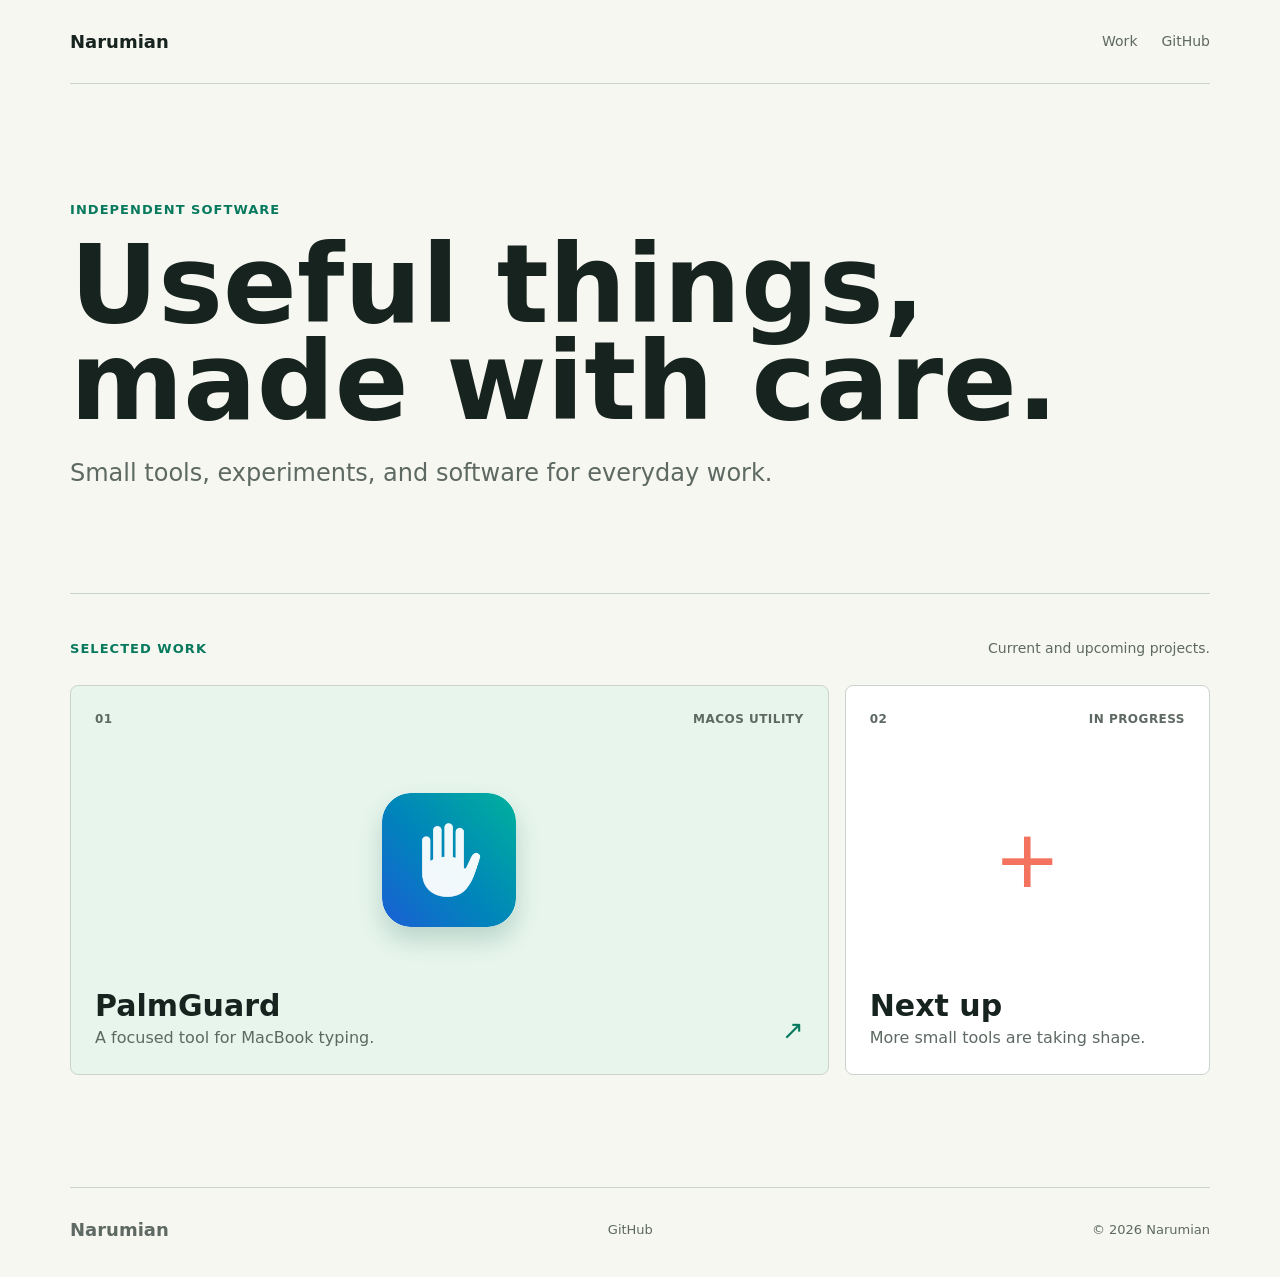
<file: index.html>
<!doctype html>
<html lang="en">
<head>
  <meta charset="utf-8">
  <meta name="viewport" content="width=device-width, initial-scale=1">
  <meta name="description" content="Narumian builds small, useful software and experiments.">
  <meta name="theme-color" content="#f7f7f2">
  <link rel="canonical" href="https://narumian.github.io/LandingPage/">
  <meta property="og:type" content="website">
  <meta property="og:title" content="Narumian | Independent software and small tools">
  <meta property="og:description" content="Small tools, experiments, and software for everyday work.">
  <meta property="og:url" content="https://narumian.github.io/LandingPage/">
  <meta property="og:image" content="https://narumian.github.io/LandingPage/assets/palmguard-icon.png">
  <meta name="twitter:card" content="summary">
  <title>Narumian | Selected work</title>
  <link rel="stylesheet" href="styles.css">
</head>
<body>
  <header class="site-header">
    <a class="wordmark" href="index.html">Narumian</a>
    <nav aria-label="Primary navigation">
      <a href="#work">Work</a>
      <a href="https://github.com/Narumian">GitHub</a>
    </nav>
  </header>

  <main>
    <section class="hub-hero">
      <p class="eyebrow">Independent software</p>
      <h1>Useful things,<br>made with care.</h1>
      <p>Small tools, experiments, and software for everyday work.</p>
    </section>

    <section class="work" id="work" aria-label="Selected work">
      <div class="work-heading">
        <p class="eyebrow">Selected work</p>
        <p>Current and upcoming projects.</p>
      </div>
      <div class="work-grid">
        <a class="project project-palmguard" href="palmguard/">
          <div class="project-topline"><span>01</span><span>macOS utility</span></div>
          <img src="assets/palmguard-icon.png" alt="PalmGuard icon">
          <div class="project-copy"><h2>PalmGuard</h2><p>A focused tool for MacBook typing.</p></div>
          <span class="project-arrow" aria-hidden="true">↗</span>
        </a>
        <article class="project project-soon">
          <div class="project-topline"><span>02</span><span>in progress</span></div>
          <div class="coming-mark" aria-hidden="true">+</div>
          <div class="project-copy"><h2>Next up</h2><p>More small tools are taking shape.</p></div>
        </article>
      </div>
    </section>
  </main>

  <footer>
    <a class="wordmark" href="index.html">Narumian</a>
    <a href="https://github.com/Narumian">GitHub</a>
    <p>© 2026 Narumian</p>
  </footer>
</body>
</html>
</file>
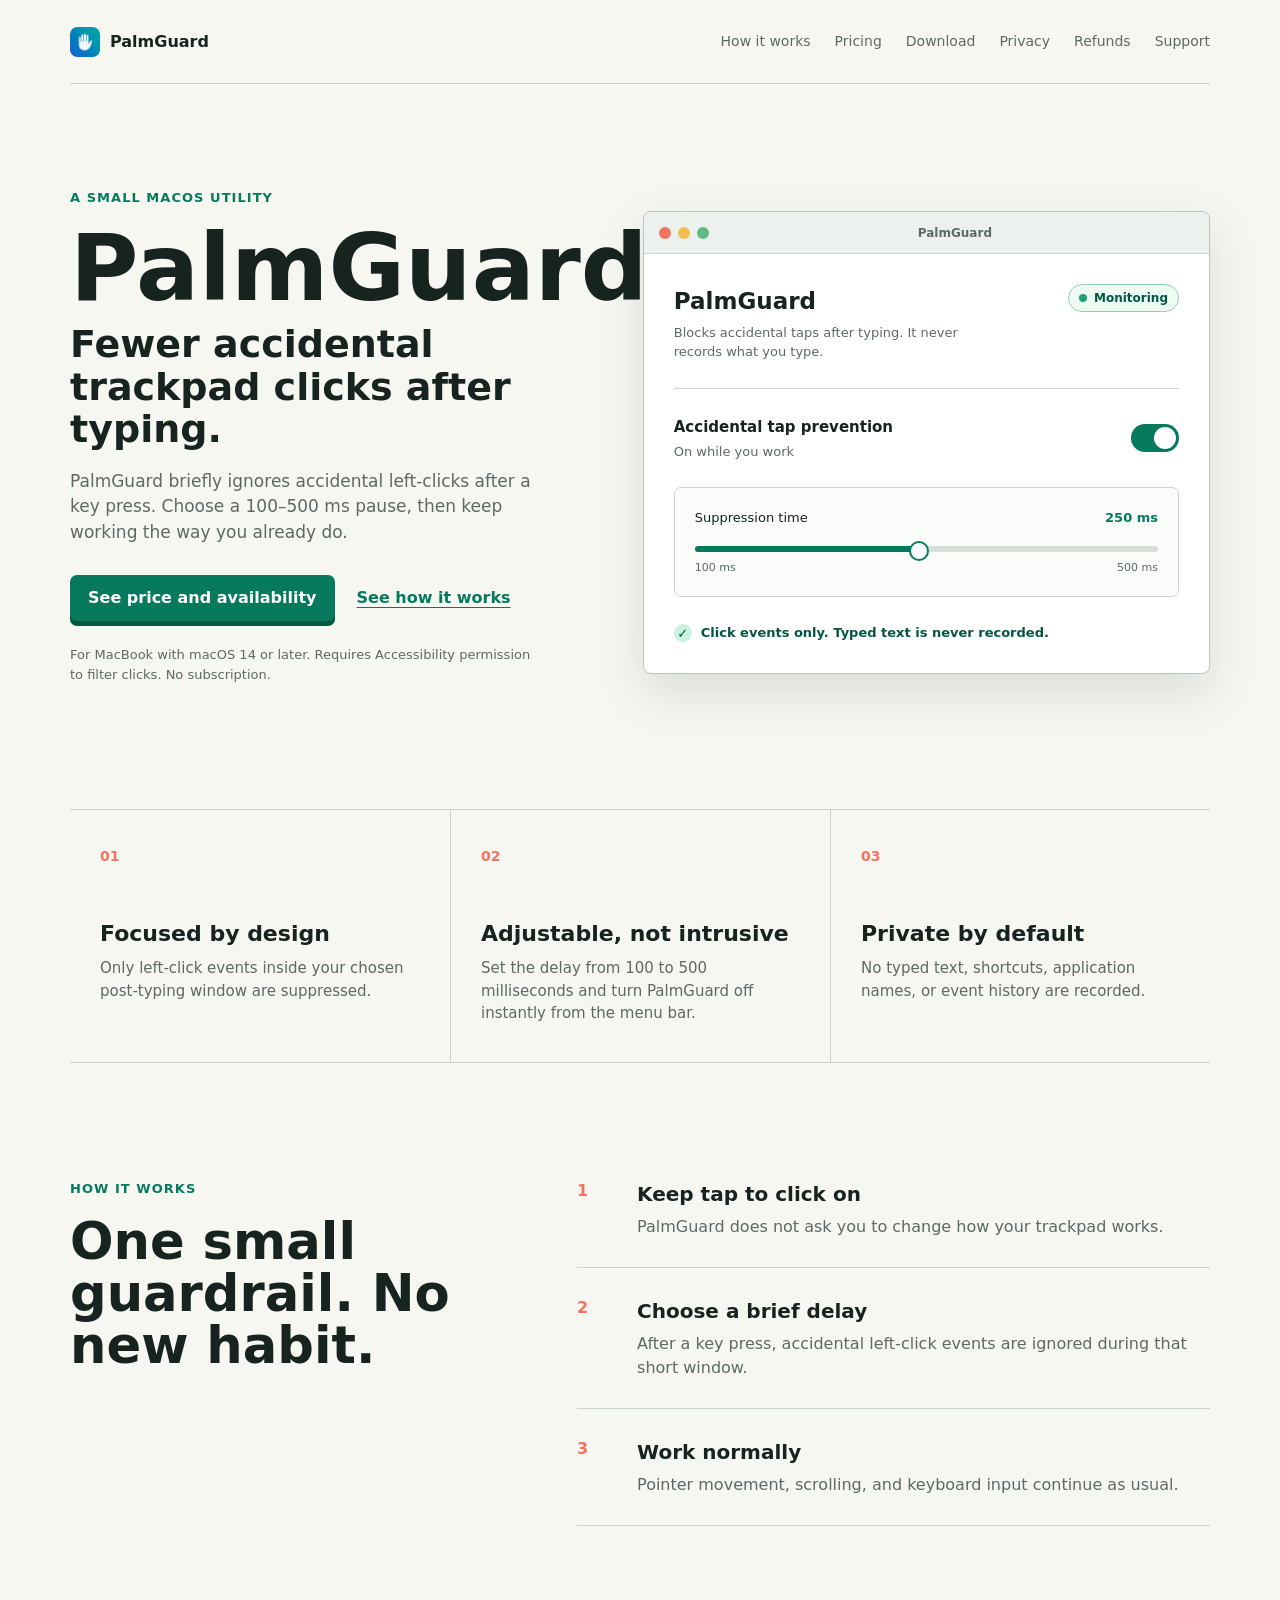
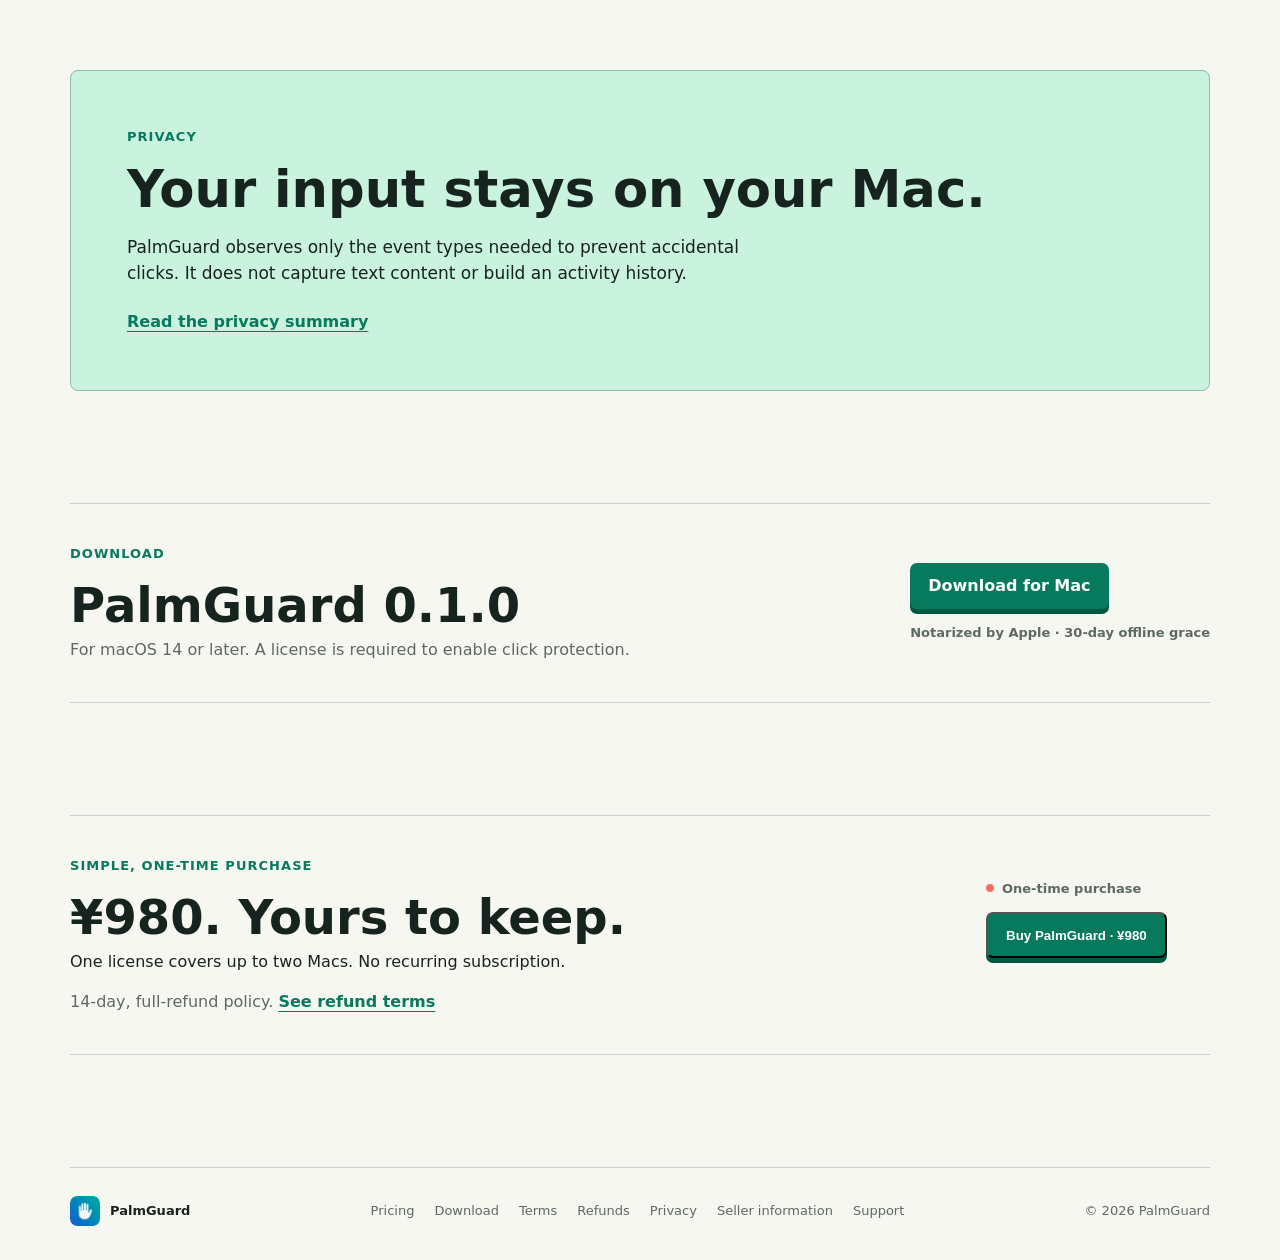
<file: palmguard/index.html>
<!doctype html>
<html lang="en">
<head>
  <meta charset="utf-8">
  <meta name="viewport" content="width=device-width, initial-scale=1">
  <meta name="description" content="PalmGuard helps prevent accidental MacBook trackpad clicks right after typing. Set a 100–500 ms pause, keep your usual workflow, and pay once for up to two Macs.">
  <meta name="theme-color" content="#f7f7f2">
  <meta name="robots" content="index,follow">
  <link rel="canonical" href="https://narumian.github.io/LandingPage/palmguard/">
  <meta property="og:type" content="website">
  <meta property="og:site_name" content="Narumian">
  <meta property="og:title" content="PalmGuard | Fewer accidental trackpad clicks">
  <meta property="og:description" content="A brief, adjustable pause after typing helps prevent stray MacBook trackpad clicks. Private by design, with a one-time ¥980 price for up to two Macs.">
  <meta property="og:url" content="https://narumian.github.io/LandingPage/palmguard/">
  <meta property="og:image" content="https://narumian.github.io/LandingPage/assets/palmguard-icon.png">
  <meta name="twitter:card" content="summary">
  <title>PalmGuard for Mac | Prevent accidental trackpad clicks</title>
  <link rel="icon" href="../assets/palmguard-icon.png">
  <link rel="stylesheet" href="../styles.css">
  <script type="application/ld+json">
    {
      "@context": "https://schema.org",
      "@type": "SoftwareApplication",
      "name": "PalmGuard",
      "applicationCategory": "UtilitiesApplication",
      "operatingSystem": "macOS 14 or later",
      "description": "A macOS utility that briefly suppresses accidental left-clicks after keyboard input.",
      "offers": {
        "@type": "Offer",
        "price": "980",
        "priceCurrency": "JPY"
      }
    }
  </script>
</head>
<body>
  <header class="site-header">
    <a class="brand" href="../index.html" aria-label="Narumian home">
      <img src="../assets/palmguard-icon.png" alt="">
      <span>PalmGuard</span>
    </a>
    <nav aria-label="Primary navigation">
      <a href="#how-it-works">How it works</a>
      <a href="#pricing">Pricing</a>
      <a href="#download">Download</a>
      <a href="privacy.html">Privacy</a>
      <a href="refunds.html">Refunds</a>
      <a href="support.html">Support</a>
    </nav>
  </header>

  <main>
    <section class="hero">
      <div class="hero-copy">
        <p class="eyebrow">A small macOS utility</p>
        <h1>PalmGuard</h1>
        <p class="lede">Fewer accidental trackpad clicks after typing.</p>
        <p class="body-copy">PalmGuard briefly ignores accidental left-clicks after a key press. Choose a 100–500 ms pause, then keep working the way you already do.</p>
        <div class="hero-actions">
          <a class="button primary" href="#pricing">See price and availability</a>
          <a class="text-link" href="#how-it-works">See how it works</a>
        </div>
        <p class="requirements">For MacBook with macOS 14 or later. Requires Accessibility permission to filter clicks. No subscription.</p>
      </div>

      <div class="product-preview" aria-label="PalmGuard monitoring interface preview">
        <div class="window-bar">
          <span></span><span></span><span></span>
          <p>PalmGuard</p>
        </div>
        <div class="preview-content">
          <div class="preview-heading">
            <div>
              <p class="preview-title">PalmGuard</p>
              <p>Blocks accidental taps after typing. It never records what you type.</p>
            </div>
            <span class="status"><i></i> Monitoring</span>
          </div>
          <div class="preview-rule"></div>
          <div class="control-row">
            <div>
              <strong>Accidental tap prevention</strong>
              <p>On while you work</p>
            </div>
            <span class="toggle" aria-hidden="true"><b></b></span>
          </div>
          <div class="delay">
            <div class="delay-label"><span>Suppression time</span><strong>250 ms</strong></div>
            <div class="slider" aria-hidden="true"><span></span></div>
            <div class="slider-limits"><span>100 ms</span><span>500 ms</span></div>
          </div>
          <div class="permission">
            <span class="check">✓</span>
            <span>Click events only. Typed text is never recorded.</span>
          </div>
        </div>
      </div>
    </section>

    <section class="principles" aria-label="PalmGuard principles">
      <div>
        <span>01</span>
        <h2>Focused by design</h2>
        <p>Only left-click events inside your chosen post-typing window are suppressed.</p>
      </div>
      <div>
        <span>02</span>
        <h2>Adjustable, not intrusive</h2>
        <p>Set the delay from 100 to 500 milliseconds and turn PalmGuard off instantly from the menu bar.</p>
      </div>
      <div>
        <span>03</span>
        <h2>Private by default</h2>
        <p>No typed text, shortcuts, application names, or event history are recorded.</p>
      </div>
    </section>

    <section class="how-it-works" id="how-it-works">
      <div class="section-intro">
        <p class="eyebrow">How it works</p>
        <h2>One small guardrail. No new habit.</h2>
      </div>
      <ol>
        <li><span>1</span><div><h3>Keep tap to click on</h3><p>PalmGuard does not ask you to change how your trackpad works.</p></div></li>
        <li><span>2</span><div><h3>Choose a brief delay</h3><p>After a key press, accidental left-click events are ignored during that short window.</p></div></li>
        <li><span>3</span><div><h3>Work normally</h3><p>Pointer movement, scrolling, and keyboard input continue as usual.</p></div></li>
      </ol>
    </section>

    <section class="privacy-callout">
      <p class="eyebrow">Privacy</p>
      <h2>Your input stays on your Mac.</h2>
      <p>PalmGuard observes only the event types needed to prevent accidental clicks. It does not capture text content or build an activity history.</p>
      <a class="text-link" href="privacy.html">Read the privacy summary</a>
    </section>

    <section class="pricing" id="download" aria-labelledby="download-title">
      <div>
        <p class="eyebrow">Download</p>
        <h2 id="download-title">PalmGuard 0.1.0</h2>
        <p>For macOS 14 or later. A license is required to enable click protection.</p>
      </div>
      <div class="pricing-action">
        <a class="button primary" href="https://github.com/Narumian/LandingPage/releases/download/v0.1.0/PalmGuard-0.1.0-build2.dmg">Download for Mac</a>
        <span class="availability">Notarized by Apple · 30-day offline grace</span>
      </div>
    </section>

    <section class="pricing" id="pricing" aria-labelledby="pricing-title">
      <div>
        <p class="eyebrow">Simple, one-time purchase</p>
        <h2 id="pricing-title">¥980. Yours to keep.</h2>
        <p>One license covers up to two Macs. No recurring subscription.</p>
        <p>14-day, full-refund policy. <a class="text-link" href="refunds.html">See refund terms</a></p>
      </div>
      <div class="pricing-action">
        <span class="availability"><i></i> One-time purchase</span>
        <button class="button primary" id="buy-button" type="button">Buy PalmGuard · ¥980</button>
        <p class="form-status" id="checkout-status" role="status" aria-live="polite"></p>
      </div>
    </section>
  </main>

  <footer>
    <a class="brand" href="../index.html"><img src="../assets/palmguard-icon.png" alt=""><span>PalmGuard</span></a>
    <div><a href="#pricing">Pricing</a><a href="#download">Download</a><a href="terms.html">Terms</a><a href="refunds.html">Refunds</a><a href="privacy.html">Privacy</a><a href="legal.html">Seller information</a><a href="support.html">Support</a></div>
    <p>© 2026 PalmGuard</p>
  </footer>
  <script>
    const buyButton = document.querySelector("#buy-button");
    const checkoutStatus = document.querySelector("#checkout-status");
    buyButton.addEventListener("click", async () => {
      buyButton.disabled = true;
      checkoutStatus.textContent = "Opening secure checkout…";
      try {
        const response = await fetch("https://palmguard-license-service.narumian.workers.dev/v1/checkout", {
          method: "POST",
          headers: { "content-type": "application/json" },
          body: "{}"
        });
        if (!response.ok) {
          throw new Error("Checkout request failed.");
        }
        const result = await response.json();
        if (typeof result.checkout_url !== "string") {
          throw new Error("Checkout URL is missing.");
        }
        const checkoutURL = new URL(result.checkout_url);
        if (checkoutURL.protocol !== "https:" || checkoutURL.hostname !== "checkout.stripe.com") {
          throw new Error("Checkout is unavailable.");
        }
        window.location.assign(checkoutURL.href);
      } catch {
        checkoutStatus.textContent = "Checkout is temporarily unavailable. Please try again later.";
        buyButton.disabled = false;
      }
    });
  </script>
</body>
</html>
</file>
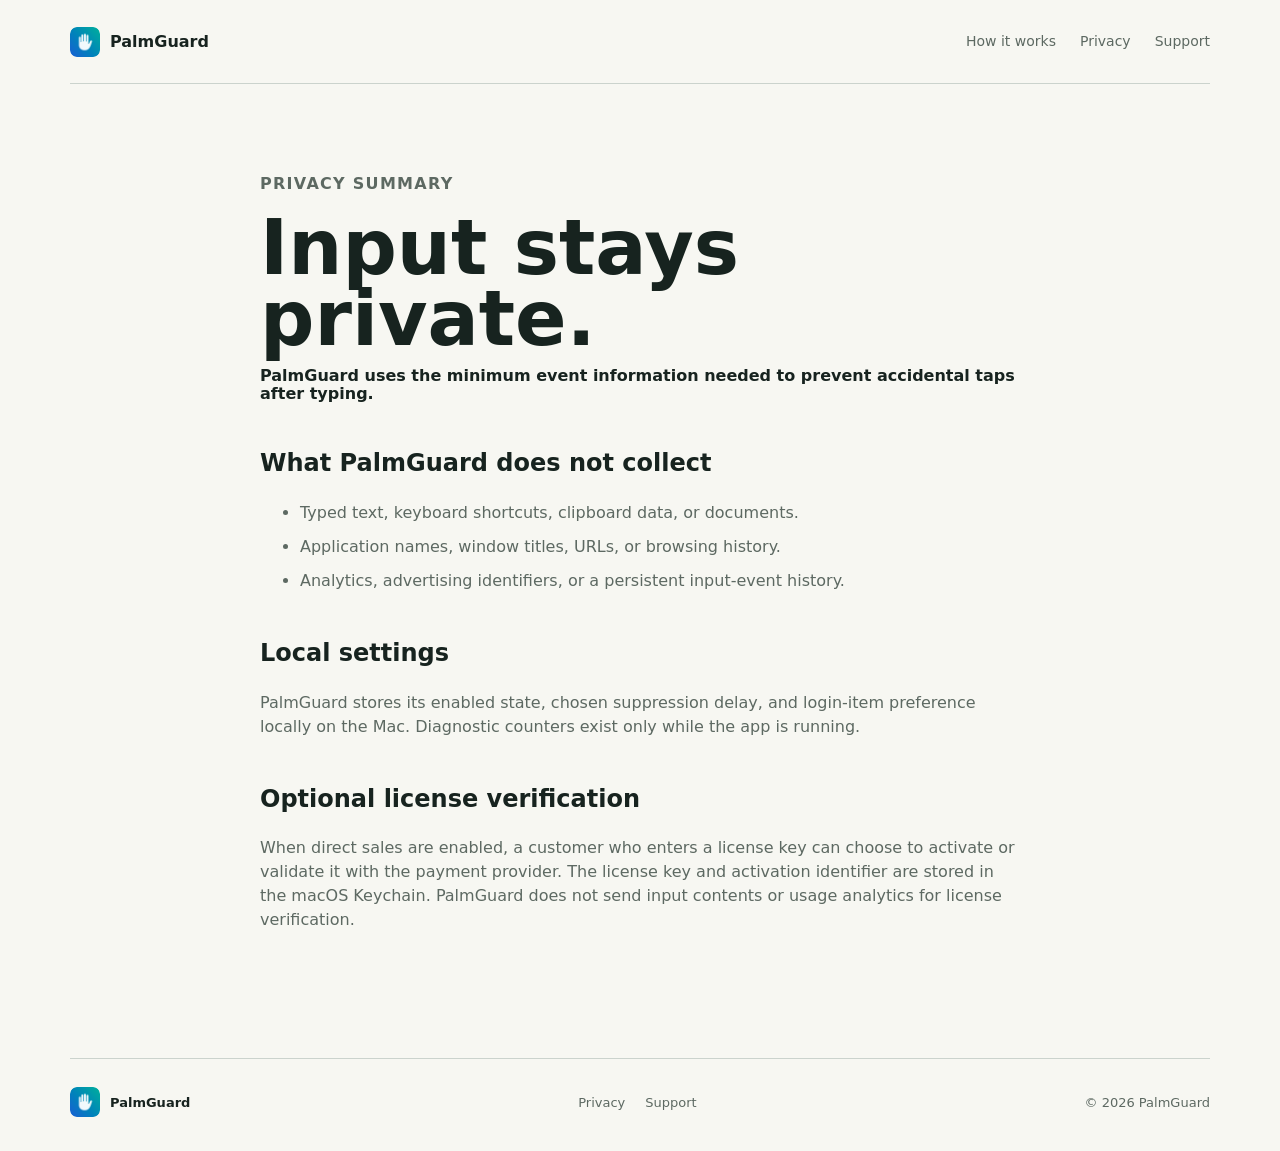
<file: privacy.html>
<!doctype html>
<html lang="en">
<head>
  <meta charset="utf-8">
  <meta name="viewport" content="width=device-width, initial-scale=1">
  <meta name="description" content="PalmGuard privacy summary.">
  <title>Privacy | PalmGuard</title>
  <link rel="icon" href="assets/palmguard-icon.png">
  <link rel="stylesheet" href="styles.css">
</head>
<body>
  <header class="site-header">
    <a class="brand" href="index.html"><img src="assets/palmguard-icon.png" alt=""><span>PalmGuard</span></a>
    <nav aria-label="Primary navigation"><a href="index.html#how-it-works">How it works</a><a href="privacy.html">Privacy</a><a href="support.html">Support</a></nav>
  </header>
  <main class="simple-page">
    <p class="eyebrow">Privacy summary</p>
    <h1>Input stays private.</h1>
    <p class="lede">PalmGuard uses the minimum event information needed to prevent accidental taps after typing.</p>
    <h2>What PalmGuard does not collect</h2>
    <ul>
      <li>Typed text, keyboard shortcuts, clipboard data, or documents.</li>
      <li>Application names, window titles, URLs, or browsing history.</li>
      <li>Analytics, advertising identifiers, or a persistent input-event history.</li>
    </ul>
    <h2>Local settings</h2>
    <p>PalmGuard stores its enabled state, chosen suppression delay, and login-item preference locally on the Mac. Diagnostic counters exist only while the app is running.</p>
    <h2>Optional license verification</h2>
    <p>When direct sales are enabled, a customer who enters a license key can choose to activate or validate it with the payment provider. The license key and activation identifier are stored in the macOS Keychain. PalmGuard does not send input contents or usage analytics for license verification.</p>
  </main>
  <footer><a class="brand" href="index.html"><img src="assets/palmguard-icon.png" alt=""><span>PalmGuard</span></a><div><a href="privacy.html">Privacy</a><a href="support.html">Support</a></div><p>© 2026 PalmGuard</p></footer>
</body>
</html>
</file>
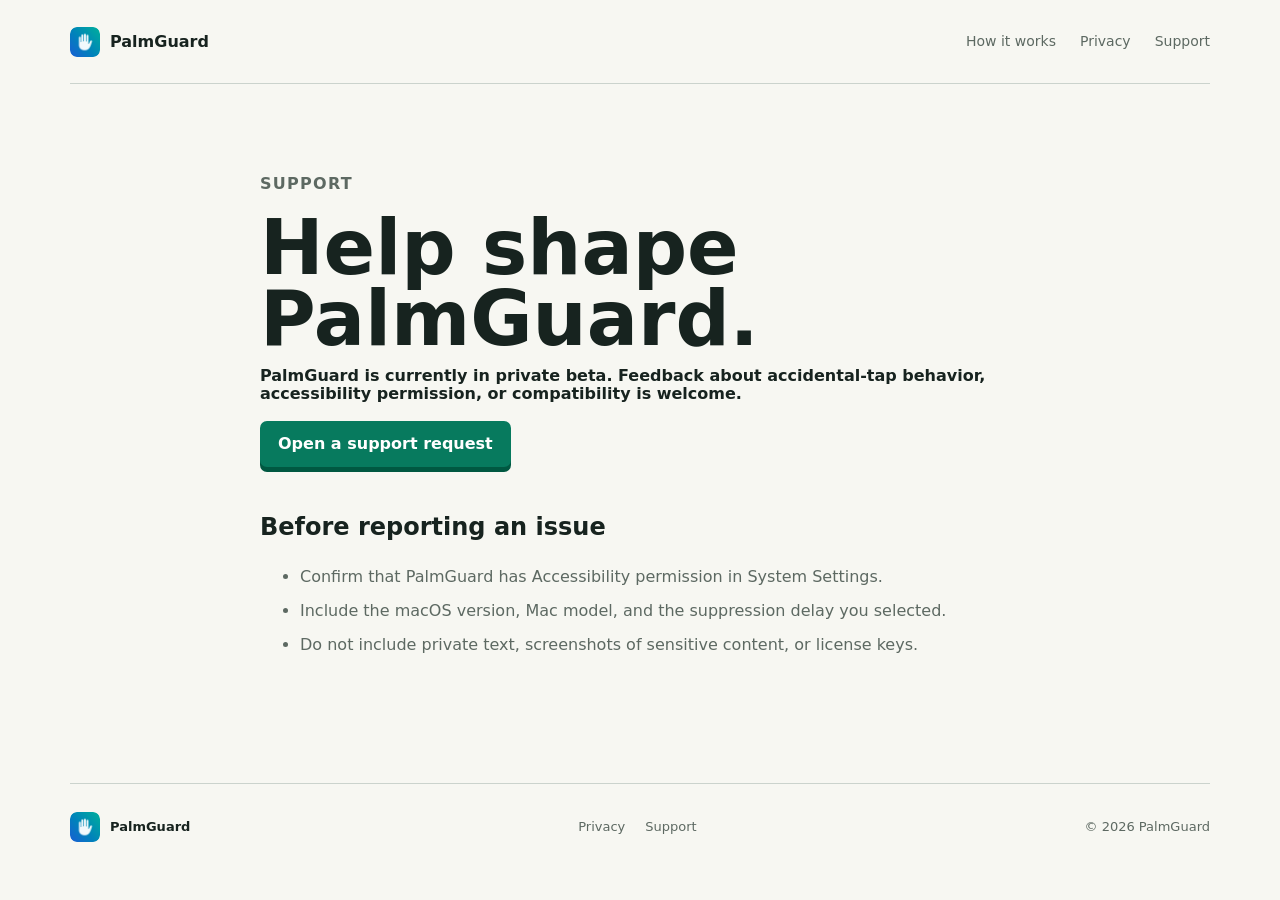
<file: support.html>
<!doctype html>
<html lang="en">
<head>
  <meta charset="utf-8">
  <meta name="viewport" content="width=device-width, initial-scale=1">
  <meta name="description" content="PalmGuard support and feedback.">
  <title>Support | PalmGuard</title>
  <link rel="icon" href="assets/palmguard-icon.png">
  <link rel="stylesheet" href="styles.css">
</head>
<body>
  <header class="site-header">
    <a class="brand" href="index.html"><img src="assets/palmguard-icon.png" alt=""><span>PalmGuard</span></a>
    <nav aria-label="Primary navigation"><a href="index.html#how-it-works">How it works</a><a href="privacy.html">Privacy</a><a href="support.html">Support</a></nav>
  </header>
  <main class="simple-page">
    <p class="eyebrow">Support</p>
    <h1>Help shape PalmGuard.</h1>
    <p class="lede">PalmGuard is currently in private beta. Feedback about accidental-tap behavior, accessibility permission, or compatibility is welcome.</p>
    <p><a class="button primary" href="https://github.com/Narumian/LandingPage/issues/new/choose">Open a support request</a></p>
    <h2>Before reporting an issue</h2>
    <ul>
      <li>Confirm that PalmGuard has Accessibility permission in System Settings.</li>
      <li>Include the macOS version, Mac model, and the suppression delay you selected.</li>
      <li>Do not include private text, screenshots of sensitive content, or license keys.</li>
    </ul>
  </main>
  <footer><a class="brand" href="index.html"><img src="assets/palmguard-icon.png" alt=""><span>PalmGuard</span></a><div><a href="privacy.html">Privacy</a><a href="support.html">Support</a></div><p>© 2026 PalmGuard</p></footer>
</body>
</html>
</file>
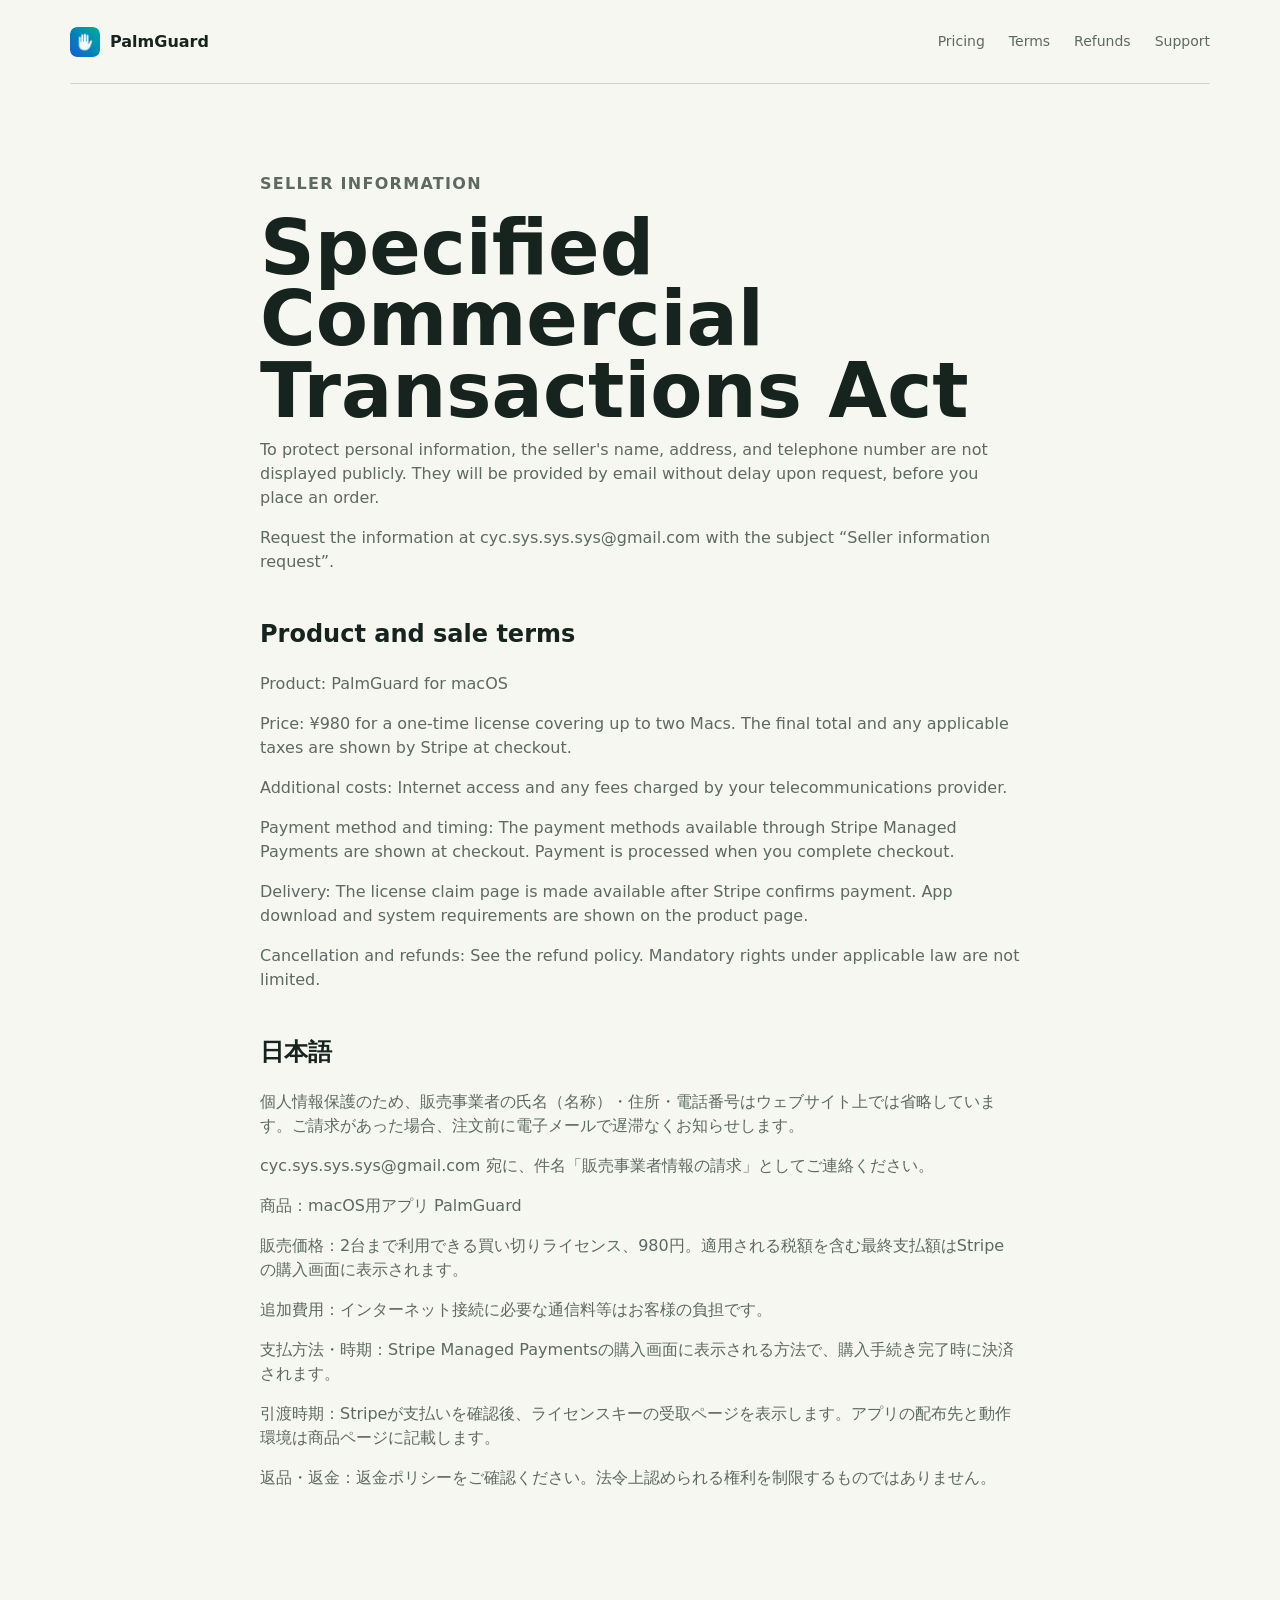
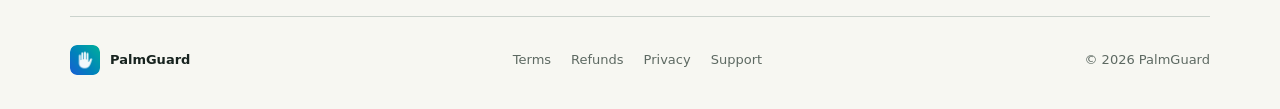
<file: palmguard/legal.html>
<!doctype html>
<html lang="en">
<head>
  <meta charset="utf-8">
  <meta name="viewport" content="width=device-width, initial-scale=1">
  <meta name="description" content="Seller information for PalmGuard purchases.">
  <link rel="canonical" href="https://narumian.github.io/LandingPage/palmguard/legal.html">
  <title>Seller Information | PalmGuard</title>
  <link rel="icon" href="../assets/palmguard-icon.png">
  <link rel="stylesheet" href="../styles.css">
</head>
<body>
  <header class="site-header">
    <a class="brand" href="index.html"><img src="../assets/palmguard-icon.png" alt=""><span>PalmGuard</span></a>
    <nav aria-label="Primary navigation"><a href="index.html#pricing">Pricing</a><a href="terms.html">Terms</a><a href="refunds.html">Refunds</a><a href="support.html">Support</a></nav>
  </header>
  <main class="simple-page">
    <p class="eyebrow">Seller information</p>
    <h1>Specified Commercial Transactions Act</h1>
    <p>To protect personal information, the seller's name, address, and telephone number are not displayed publicly. They will be provided by email without delay upon request, before you place an order.</p>
    <p>Request the information at <a href="mailto:cyc.sys.sys.sys@gmail.com">cyc.sys.sys.sys@gmail.com</a> with the subject “Seller information request”.</p>
    <h2>Product and sale terms</h2>
    <p>Product: PalmGuard for macOS</p>
    <p>Price: ¥980 for a one-time license covering up to two Macs. The final total and any applicable taxes are shown by Stripe at checkout.</p>
    <p>Additional costs: Internet access and any fees charged by your telecommunications provider.</p>
    <p>Payment method and timing: The payment methods available through Stripe Managed Payments are shown at checkout. Payment is processed when you complete checkout.</p>
    <p>Delivery: The license claim page is made available after Stripe confirms payment. App download and system requirements are shown on the product page.</p>
    <p>Cancellation and refunds: See the <a href="refunds.html">refund policy</a>. Mandatory rights under applicable law are not limited.</p>
    <h2>日本語</h2>
    <p>個人情報保護のため、販売事業者の氏名（名称）・住所・電話番号はウェブサイト上では省略しています。ご請求があった場合、注文前に電子メールで遅滞なくお知らせします。</p>
    <p><a href="mailto:cyc.sys.sys.sys@gmail.com?subject=Seller%20information%20request">cyc.sys.sys.sys@gmail.com</a> 宛に、件名「販売事業者情報の請求」としてご連絡ください。</p>
    <p>商品：macOS用アプリ PalmGuard</p>
    <p>販売価格：2台まで利用できる買い切りライセンス、980円。適用される税額を含む最終支払額はStripeの購入画面に表示されます。</p>
    <p>追加費用：インターネット接続に必要な通信料等はお客様の負担です。</p>
    <p>支払方法・時期：Stripe Managed Paymentsの購入画面に表示される方法で、購入手続き完了時に決済されます。</p>
    <p>引渡時期：Stripeが支払いを確認後、ライセンスキーの受取ページを表示します。アプリの配布先と動作環境は商品ページに記載します。</p>
    <p>返品・返金：<a href="refunds.html">返金ポリシー</a>をご確認ください。法令上認められる権利を制限するものではありません。</p>
  </main>
  <footer><a class="brand" href="index.html"><img src="../assets/palmguard-icon.png" alt=""><span>PalmGuard</span></a><div><a href="terms.html">Terms</a><a href="refunds.html">Refunds</a><a href="privacy.html">Privacy</a><a href="support.html">Support</a></div><p>© 2026 PalmGuard</p></footer>
</body>
</html>
</file>
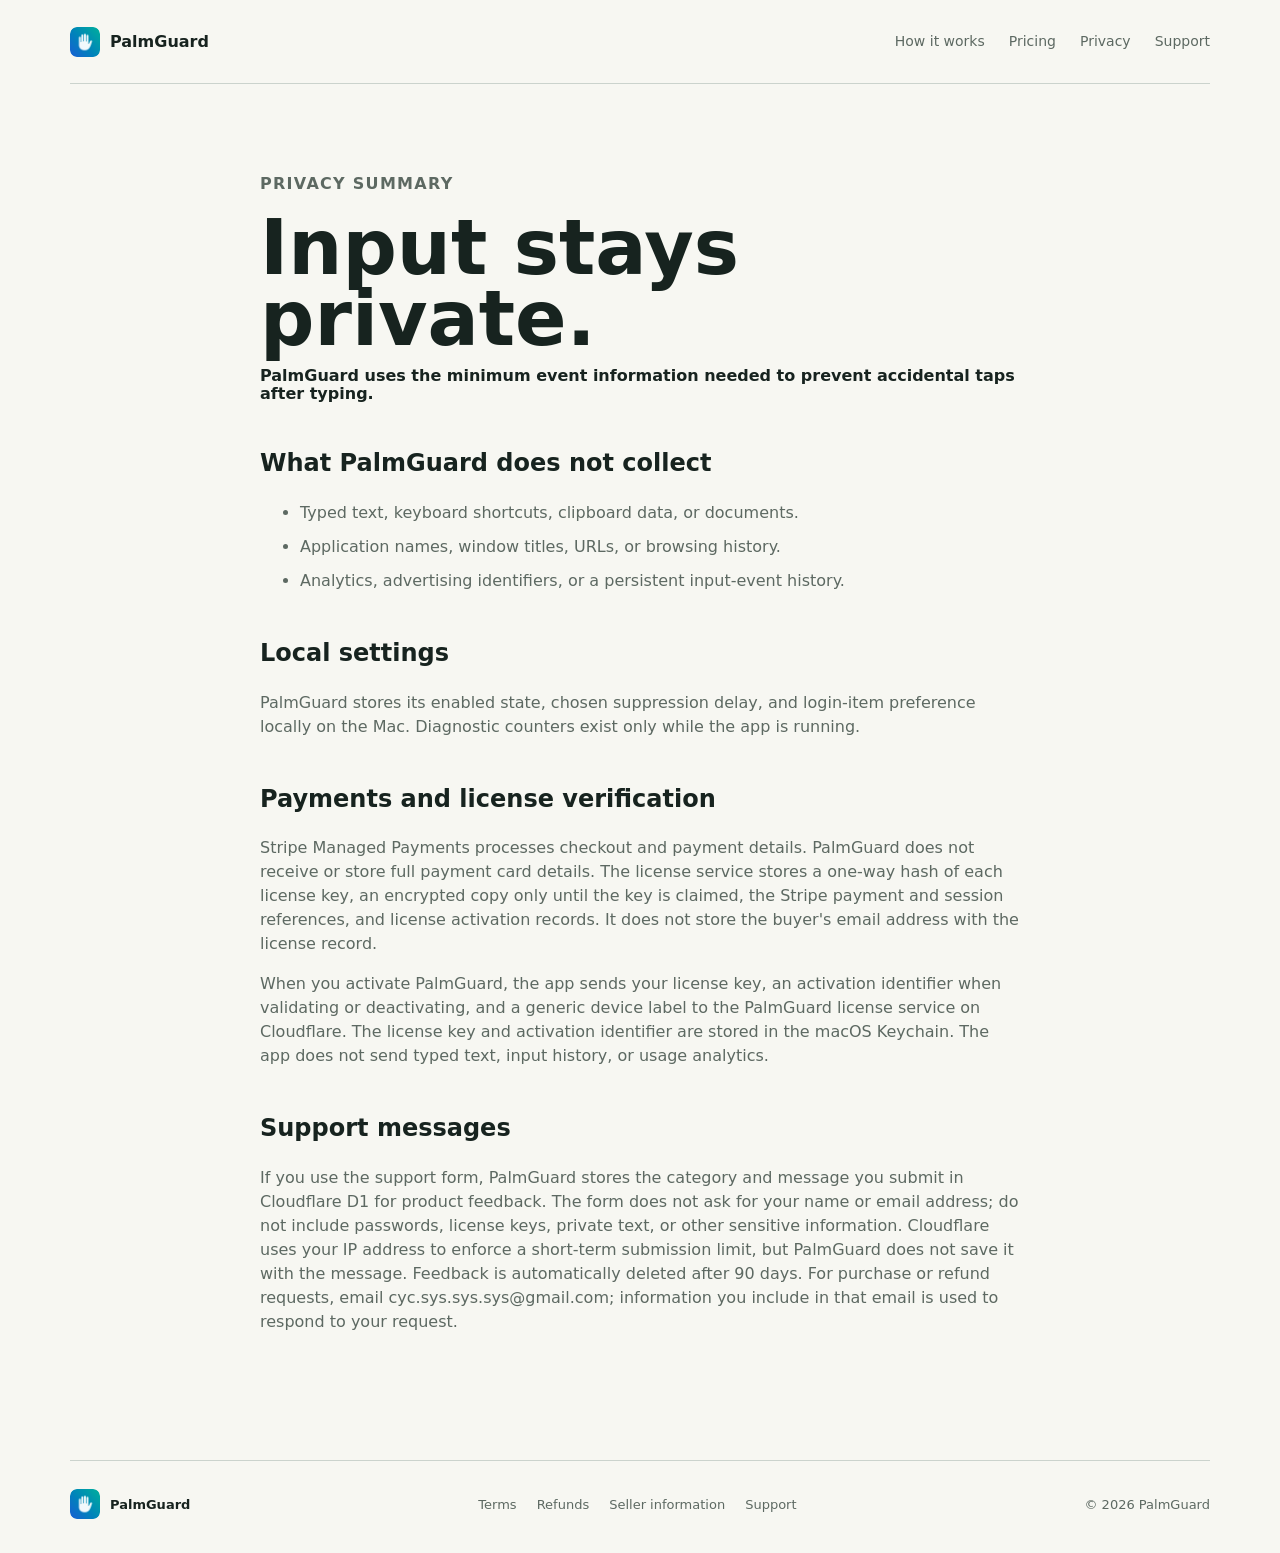
<file: palmguard/privacy.html>
<!doctype html>
<html lang="en">
<head>
  <meta charset="utf-8">
  <meta name="viewport" content="width=device-width, initial-scale=1">
  <meta name="description" content="PalmGuard privacy summary.">
  <title>Privacy | PalmGuard</title>
  <link rel="icon" href="../assets/palmguard-icon.png">
  <link rel="stylesheet" href="../styles.css">
</head>
<body>
  <header class="site-header">
    <a class="brand" href="index.html"><img src="../assets/palmguard-icon.png" alt=""><span>PalmGuard</span></a>
    <nav aria-label="Primary navigation"><a href="index.html#how-it-works">How it works</a><a href="index.html#pricing">Pricing</a><a href="privacy.html">Privacy</a><a href="support.html">Support</a></nav>
  </header>
  <main class="simple-page">
    <p class="eyebrow">Privacy summary</p>
    <h1>Input stays private.</h1>
    <p class="lede">PalmGuard uses the minimum event information needed to prevent accidental taps after typing.</p>
    <h2>What PalmGuard does not collect</h2>
    <ul>
      <li>Typed text, keyboard shortcuts, clipboard data, or documents.</li>
      <li>Application names, window titles, URLs, or browsing history.</li>
      <li>Analytics, advertising identifiers, or a persistent input-event history.</li>
    </ul>
    <h2>Local settings</h2>
    <p>PalmGuard stores its enabled state, chosen suppression delay, and login-item preference locally on the Mac. Diagnostic counters exist only while the app is running.</p>
    <h2>Payments and license verification</h2>
    <p>Stripe Managed Payments processes checkout and payment details. PalmGuard does not receive or store full payment card details. The license service stores a one-way hash of each license key, an encrypted copy only until the key is claimed, the Stripe payment and session references, and license activation records. It does not store the buyer's email address with the license record.</p>
    <p>When you activate PalmGuard, the app sends your license key, an activation identifier when validating or deactivating, and a generic device label to the PalmGuard license service on Cloudflare. The license key and activation identifier are stored in the macOS Keychain. The app does not send typed text, input history, or usage analytics.</p>
    <h2>Support messages</h2>
    <p>If you use the support form, PalmGuard stores the category and message you submit in Cloudflare D1 for product feedback. The form does not ask for your name or email address; do not include passwords, license keys, private text, or other sensitive information. Cloudflare uses your IP address to enforce a short-term submission limit, but PalmGuard does not save it with the message. Feedback is automatically deleted after 90 days. For purchase or refund requests, email <a href="mailto:cyc.sys.sys.sys@gmail.com">cyc.sys.sys.sys@gmail.com</a>; information you include in that email is used to respond to your request.</p>
  </main>
  <footer><a class="brand" href="index.html"><img src="../assets/palmguard-icon.png" alt=""><span>PalmGuard</span></a><div><a href="terms.html">Terms</a><a href="refunds.html">Refunds</a><a href="legal.html">Seller information</a><a href="support.html">Support</a></div><p>© 2026 PalmGuard</p></footer>
</body>
</html>
</file>
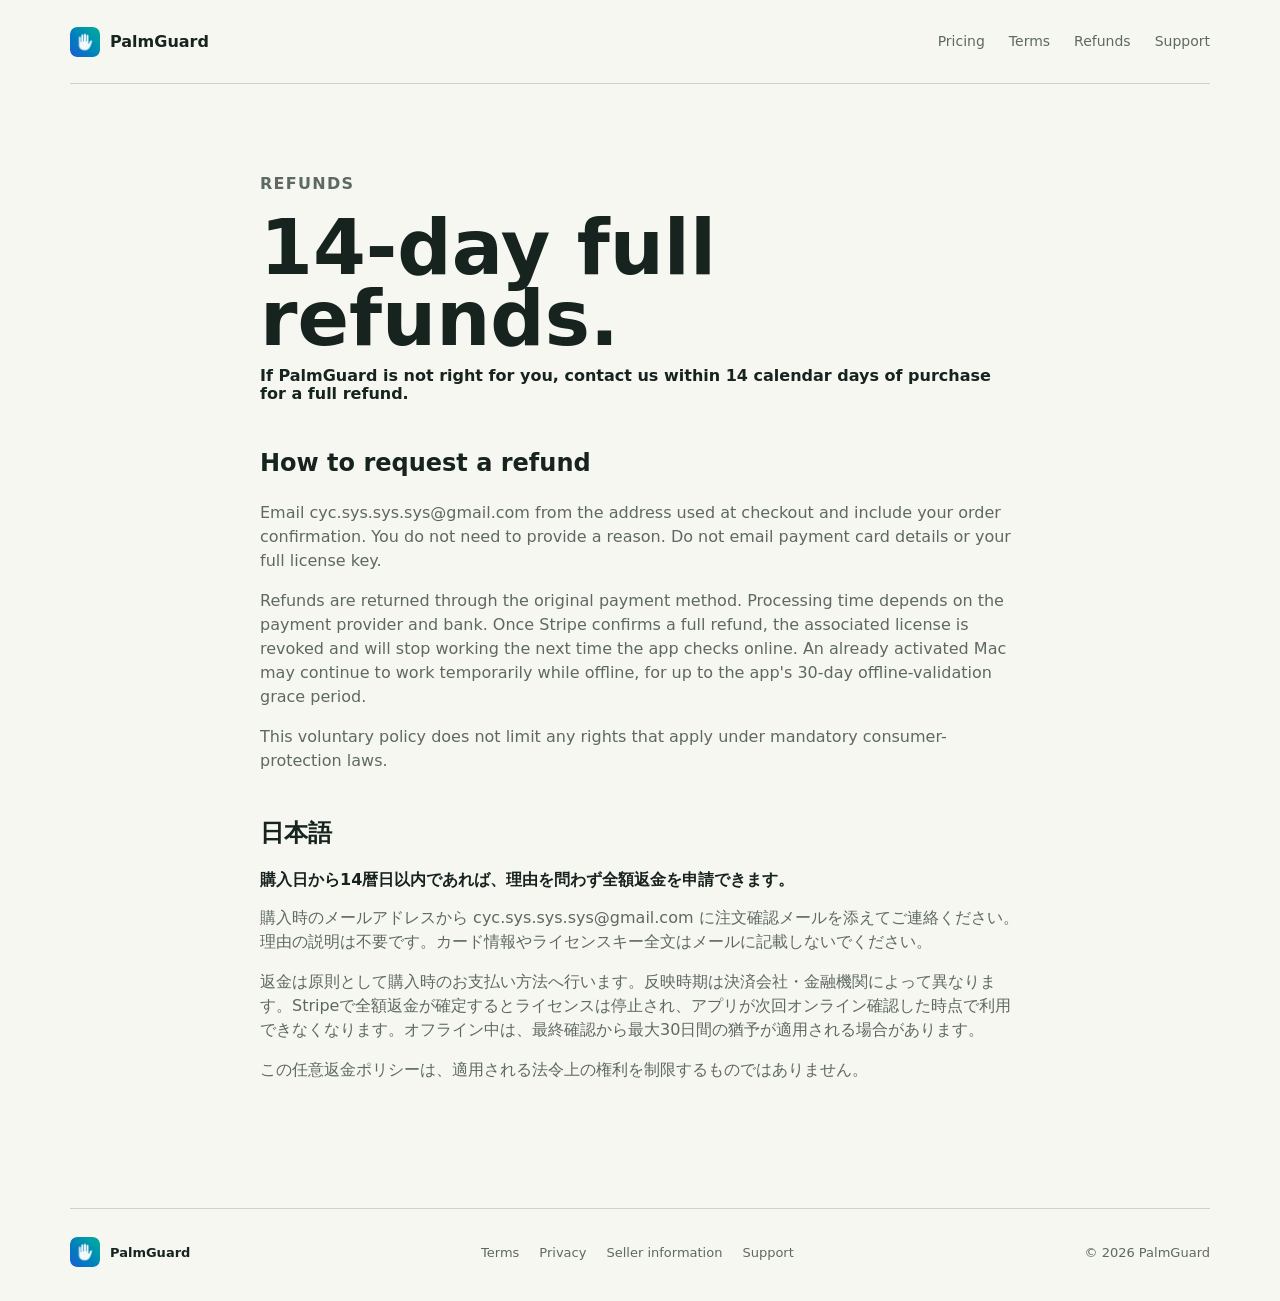
<file: palmguard/refunds.html>
<!doctype html>
<html lang="en">
<head>
  <meta charset="utf-8">
  <meta name="viewport" content="width=device-width, initial-scale=1">
  <meta name="description" content="PalmGuard refund policy for one-time digital purchases.">
  <link rel="canonical" href="https://narumian.github.io/LandingPage/palmguard/refunds.html">
  <title>Refund Policy | PalmGuard</title>
  <link rel="icon" href="../assets/palmguard-icon.png">
  <link rel="stylesheet" href="../styles.css">
</head>
<body>
  <header class="site-header">
    <a class="brand" href="index.html"><img src="../assets/palmguard-icon.png" alt=""><span>PalmGuard</span></a>
    <nav aria-label="Primary navigation"><a href="index.html#pricing">Pricing</a><a href="terms.html">Terms</a><a href="refunds.html">Refunds</a><a href="support.html">Support</a></nav>
  </header>
  <main class="simple-page">
    <p class="eyebrow">Refunds</p>
    <h1>14-day full refunds.</h1>
    <p class="lede">If PalmGuard is not right for you, contact us within 14 calendar days of purchase for a full refund.</p>
    <h2>How to request a refund</h2>
    <p>Email <a href="mailto:cyc.sys.sys.sys@gmail.com">cyc.sys.sys.sys@gmail.com</a> from the address used at checkout and include your order confirmation. You do not need to provide a reason. Do not email payment card details or your full license key.</p>
    <p>Refunds are returned through the original payment method. Processing time depends on the payment provider and bank. Once Stripe confirms a full refund, the associated license is revoked and will stop working the next time the app checks online. An already activated Mac may continue to work temporarily while offline, for up to the app's 30-day offline-validation grace period.</p>
    <p>This voluntary policy does not limit any rights that apply under mandatory consumer-protection laws.</p>
    <h2>日本語</h2>
    <p class="lede">購入日から14暦日以内であれば、理由を問わず全額返金を申請できます。</p>
    <p>購入時のメールアドレスから <a href="mailto:cyc.sys.sys.sys@gmail.com">cyc.sys.sys.sys@gmail.com</a> に注文確認メールを添えてご連絡ください。理由の説明は不要です。カード情報やライセンスキー全文はメールに記載しないでください。</p>
    <p>返金は原則として購入時のお支払い方法へ行います。反映時期は決済会社・金融機関によって異なります。Stripeで全額返金が確定するとライセンスは停止され、アプリが次回オンライン確認した時点で利用できなくなります。オフライン中は、最終確認から最大30日間の猶予が適用される場合があります。</p>
    <p>この任意返金ポリシーは、適用される法令上の権利を制限するものではありません。</p>
  </main>
  <footer><a class="brand" href="index.html"><img src="../assets/palmguard-icon.png" alt=""><span>PalmGuard</span></a><div><a href="terms.html">Terms</a><a href="privacy.html">Privacy</a><a href="legal.html">Seller information</a><a href="support.html">Support</a></div><p>© 2026 PalmGuard</p></footer>
</body>
</html>
</file>
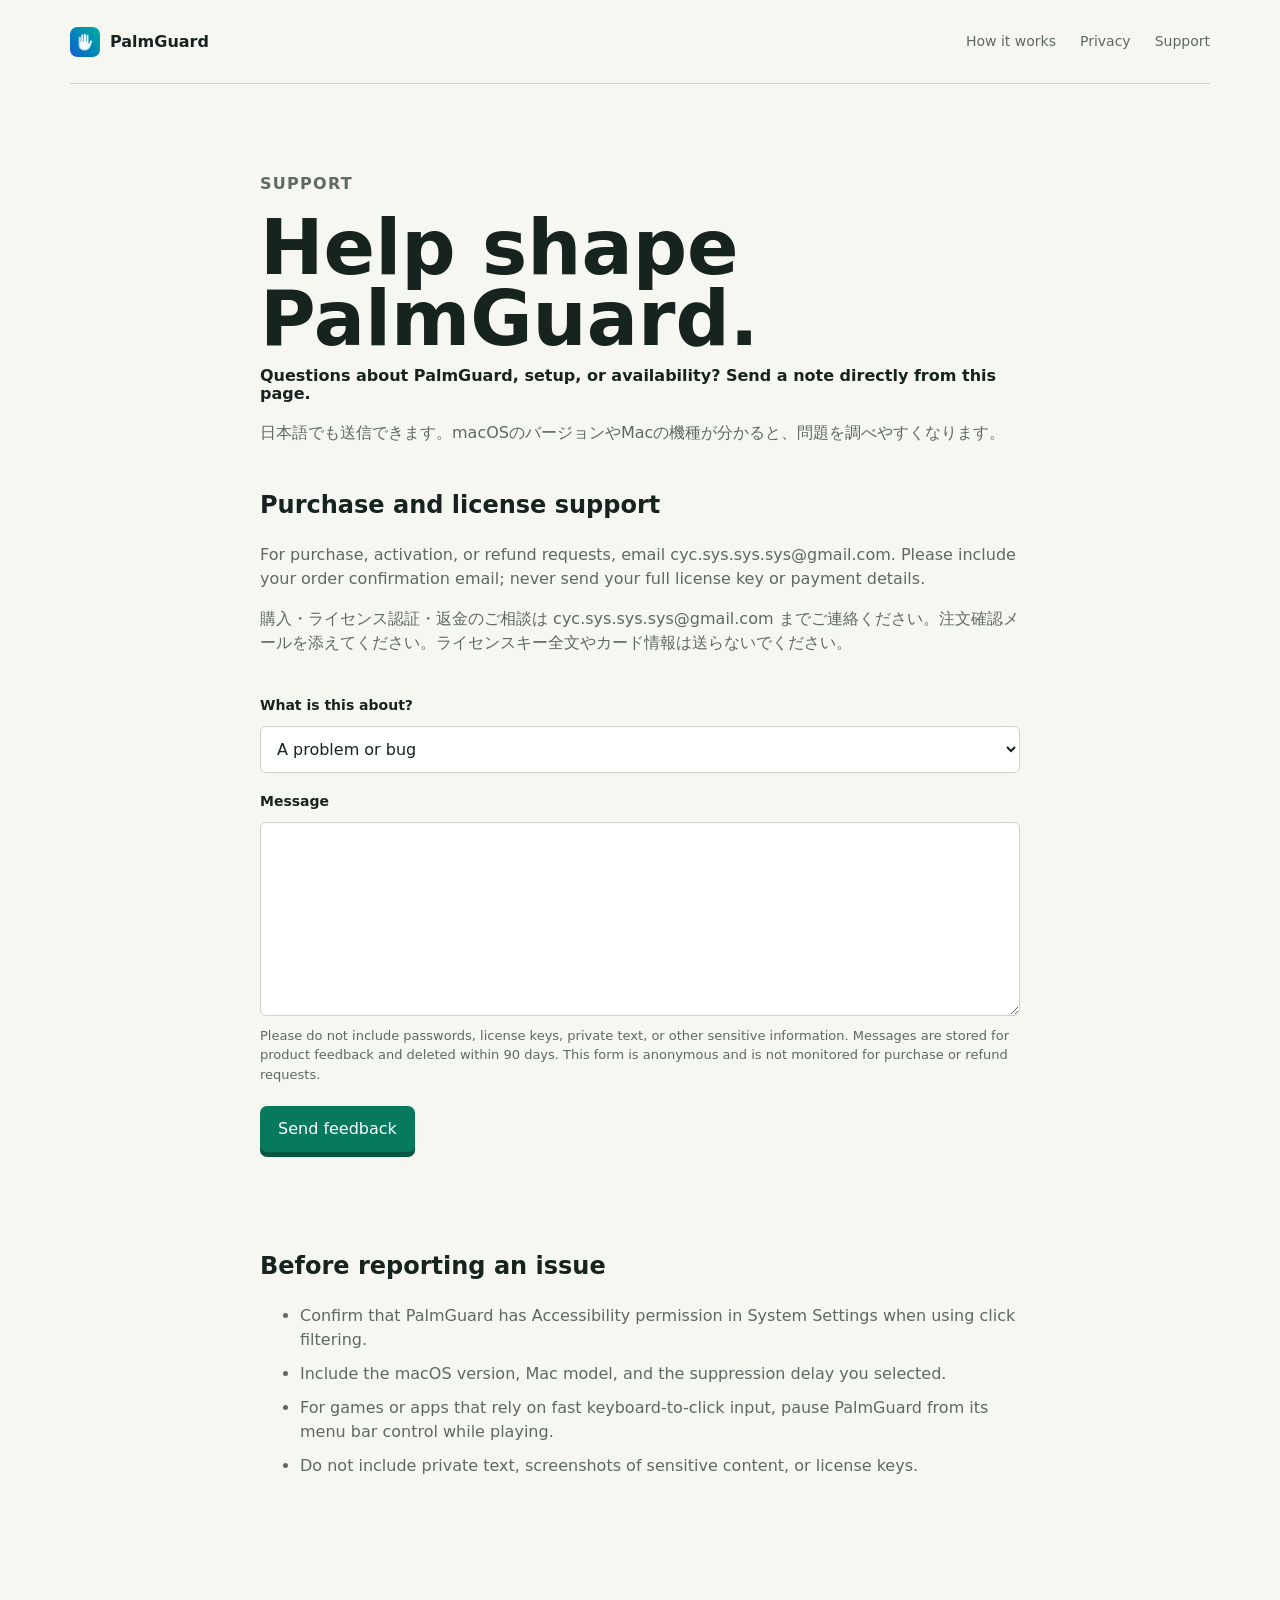
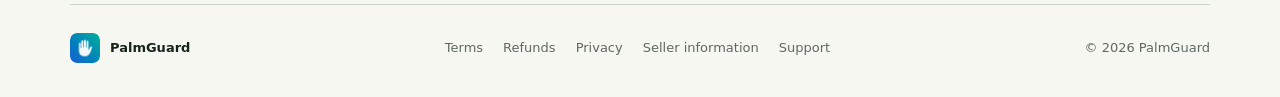
<file: palmguard/support.html>
<!doctype html>
<html lang="en">
<head>
  <meta charset="utf-8">
  <meta name="viewport" content="width=device-width, initial-scale=1">
  <meta name="description" content="Get help with PalmGuard for Mac, including setup, Accessibility permission, and compatibility questions.">
  <link rel="canonical" href="https://narumian.github.io/LandingPage/palmguard/support.html">
  <title>Support | PalmGuard</title>
  <link rel="icon" href="../assets/palmguard-icon.png">
  <link rel="stylesheet" href="../styles.css">
</head>
<body>
  <header class="site-header">
    <a class="brand" href="index.html"><img src="../assets/palmguard-icon.png" alt=""><span>PalmGuard</span></a>
    <nav aria-label="Primary navigation"><a href="index.html#how-it-works">How it works</a><a href="privacy.html">Privacy</a><a href="support.html">Support</a></nav>
  </header>
  <main class="simple-page">
    <p class="eyebrow">Support</p>
    <h1>Help shape PalmGuard.</h1>
    <p class="lede">Questions about PalmGuard, setup, or availability? Send a note directly from this page.</p>
    <p>日本語でも送信できます。macOSのバージョンやMacの機種が分かると、問題を調べやすくなります。</p>
    <section aria-labelledby="purchase-support-title">
      <h2 id="purchase-support-title">Purchase and license support</h2>
      <p>For purchase, activation, or refund requests, email <a href="mailto:cyc.sys.sys.sys@gmail.com">cyc.sys.sys.sys@gmail.com</a>. Please include your order confirmation email; never send your full license key or payment details.</p>
      <p>購入・ライセンス認証・返金のご相談は <a href="mailto:cyc.sys.sys.sys@gmail.com">cyc.sys.sys.sys@gmail.com</a> までご連絡ください。注文確認メールを添えてください。ライセンスキー全文やカード情報は送らないでください。</p>
    </section>
    <form class="feedback-form" id="feedback-form">
      <label for="feedback-category">What is this about?</label>
      <select id="feedback-category" name="category" required>
        <option value="bug">A problem or bug</option>
        <option value="idea">An idea or suggestion</option>
        <option value="other">Something else</option>
      </select>
      <label for="feedback-message">Message</label>
      <textarea id="feedback-message" name="message" rows="7" minlength="10" maxlength="1500" required aria-describedby="feedback-note"></textarea>
      <p class="form-note" id="feedback-note">Please do not include passwords, license keys, private text, or other sensitive information. Messages are stored for product feedback and deleted within 90 days. This form is anonymous and is not monitored for purchase or refund requests.</p>
      <div class="feedback-trap" aria-hidden="true">
        <label for="feedback-website">Leave this field empty</label>
        <input id="feedback-website" name="website" tabindex="-1" autocomplete="off">
      </div>
      <button class="button primary" type="submit">Send feedback</button>
      <p class="form-status" id="feedback-status" role="status" aria-live="polite"></p>
    </form>
    <h2>Before reporting an issue</h2>
    <ul>
      <li>Confirm that PalmGuard has Accessibility permission in System Settings when using click filtering.</li>
      <li>Include the macOS version, Mac model, and the suppression delay you selected.</li>
      <li>For games or apps that rely on fast keyboard-to-click input, pause PalmGuard from its menu bar control while playing.</li>
      <li>Do not include private text, screenshots of sensitive content, or license keys.</li>
    </ul>
  </main>
  <footer><a class="brand" href="index.html"><img src="../assets/palmguard-icon.png" alt=""><span>PalmGuard</span></a><div><a href="terms.html">Terms</a><a href="refunds.html">Refunds</a><a href="privacy.html">Privacy</a><a href="legal.html">Seller information</a><a href="support.html">Support</a></div><p>© 2026 PalmGuard</p></footer>
  <script>
    const form = document.querySelector("#feedback-form");
    const status = document.querySelector("#feedback-status");
    form.addEventListener("submit", async (event) => {
      event.preventDefault();
      if (!form.reportValidity()) return;
      const button = form.querySelector("button[type=submit]");
      button.disabled = true;
      status.textContent = "Sending…";
      const values = new FormData(form);
      try {
        const response = await fetch("https://palmguard-license-service.narumian.workers.dev/v1/feedback", {
          method: "POST",
          headers: { "content-type": "application/json" },
          body: JSON.stringify({ category: values.get("category"), message: values.get("message"), website: values.get("website") })
        });
        if (!response.ok) throw new Error("Request failed");
        form.reset();
        status.textContent = "Thank you. Your feedback was received.";
      } catch {
        status.textContent = "We could not send this message. Please try again later.";
      } finally {
        button.disabled = false;
      }
    });
  </script>
</body>
</html>
</file>
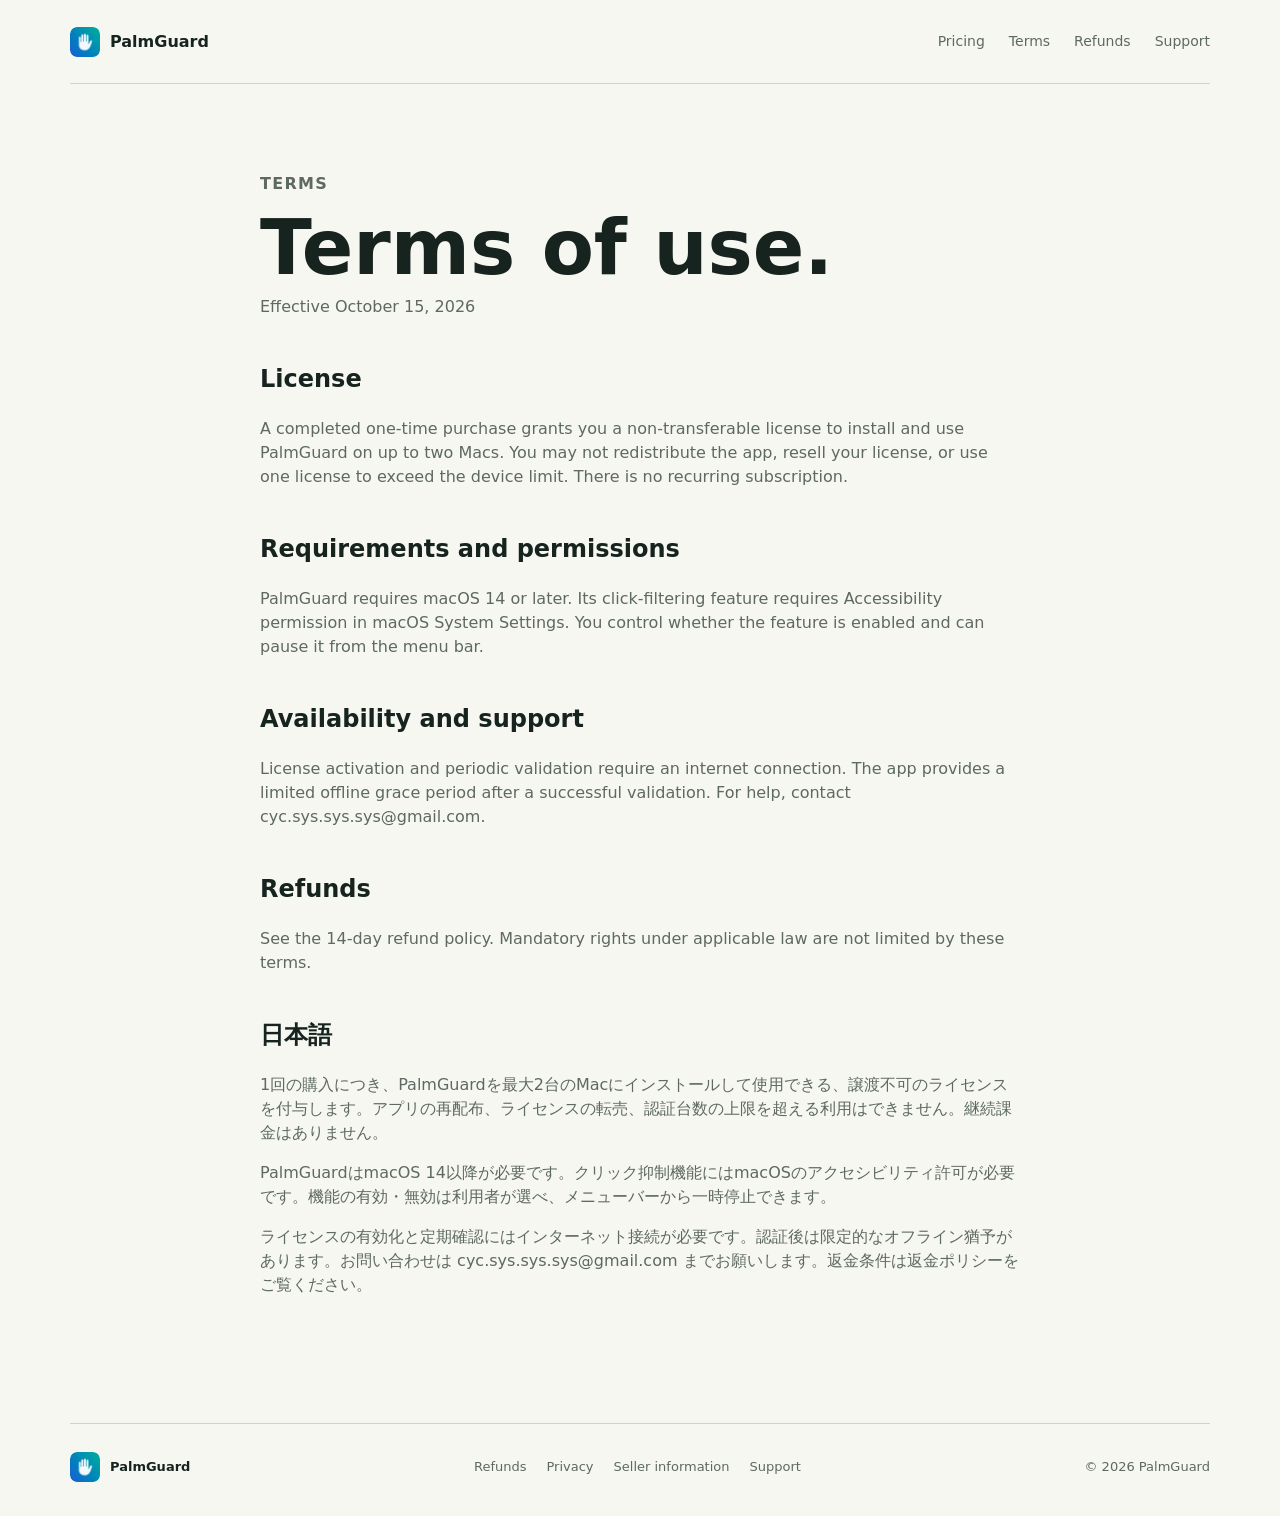
<file: palmguard/terms.html>
<!doctype html>
<html lang="en">
<head>
  <meta charset="utf-8">
  <meta name="viewport" content="width=device-width, initial-scale=1">
  <meta name="description" content="Terms for the PalmGuard macOS app and license.">
  <link rel="canonical" href="https://narumian.github.io/LandingPage/palmguard/terms.html">
  <title>Terms of Use | PalmGuard</title>
  <link rel="icon" href="../assets/palmguard-icon.png">
  <link rel="stylesheet" href="../styles.css">
</head>
<body>
  <header class="site-header">
    <a class="brand" href="index.html"><img src="../assets/palmguard-icon.png" alt=""><span>PalmGuard</span></a>
    <nav aria-label="Primary navigation"><a href="index.html#pricing">Pricing</a><a href="terms.html">Terms</a><a href="refunds.html">Refunds</a><a href="support.html">Support</a></nav>
  </header>
  <main class="simple-page">
    <p class="eyebrow">Terms</p>
    <h1>Terms of use.</h1>
    <p>Effective October 15, 2026</p>
    <h2>License</h2>
    <p>A completed one-time purchase grants you a non-transferable license to install and use PalmGuard on up to two Macs. You may not redistribute the app, resell your license, or use one license to exceed the device limit. There is no recurring subscription.</p>
    <h2>Requirements and permissions</h2>
    <p>PalmGuard requires macOS 14 or later. Its click-filtering feature requires Accessibility permission in macOS System Settings. You control whether the feature is enabled and can pause it from the menu bar.</p>
    <h2>Availability and support</h2>
    <p>License activation and periodic validation require an internet connection. The app provides a limited offline grace period after a successful validation. For help, contact <a href="mailto:cyc.sys.sys.sys@gmail.com">cyc.sys.sys.sys@gmail.com</a>.</p>
    <h2>Refunds</h2>
    <p>See the <a href="refunds.html">14-day refund policy</a>. Mandatory rights under applicable law are not limited by these terms.</p>
    <h2>日本語</h2>
    <p>1回の購入につき、PalmGuardを最大2台のMacにインストールして使用できる、譲渡不可のライセンスを付与します。アプリの再配布、ライセンスの転売、認証台数の上限を超える利用はできません。継続課金はありません。</p>
    <p>PalmGuardはmacOS 14以降が必要です。クリック抑制機能にはmacOSのアクセシビリティ許可が必要です。機能の有効・無効は利用者が選べ、メニューバーから一時停止できます。</p>
    <p>ライセンスの有効化と定期確認にはインターネット接続が必要です。認証後は限定的なオフライン猶予があります。お問い合わせは <a href="mailto:cyc.sys.sys.sys@gmail.com">cyc.sys.sys.sys@gmail.com</a> までお願いします。返金条件は<a href="refunds.html">返金ポリシー</a>をご覧ください。</p>
  </main>
  <footer><a class="brand" href="index.html"><img src="../assets/palmguard-icon.png" alt=""><span>PalmGuard</span></a><div><a href="refunds.html">Refunds</a><a href="privacy.html">Privacy</a><a href="legal.html">Seller information</a><a href="support.html">Support</a></div><p>© 2026 PalmGuard</p></footer>
</body>
</html>
</file>
<file: styles.css>
:root {
  --paper: #f7f7f2;
  --ink: #17231f;
  --muted: #5d6962;
  --line: #cbd3cd;
  --panel: #ffffff;
  --green: #077a5e;
  --green-dark: #005841;
  --mint: #c9f2df;
  --coral: #f3735e;
  --shadow: 0 18px 48px rgba(23, 35, 31, 0.13);
}

* { box-sizing: border-box; }
html { scroll-behavior: smooth; }
body {
  margin: 0;
  color: var(--ink);
  background: var(--paper);
  font-family: Inter, ui-sans-serif, system-ui, -apple-system, BlinkMacSystemFont, "Segoe UI", sans-serif;
  line-height: 1.5;
}
a { color: inherit; text-decoration: none; }
a:focus-visible { outline: 3px solid var(--coral); outline-offset: 4px; }
.site-header, main, footer { width: min(1140px, calc(100% - 48px)); margin: 0 auto; }
.site-header {
  min-height: 84px;
  display: flex;
  align-items: center;
  justify-content: space-between;
  border-bottom: 1px solid var(--line);
}
.brand { display: inline-flex; align-items: center; gap: 10px; font-weight: 760; letter-spacing: 0; }
.brand img { width: 30px; height: 30px; border-radius: 7px; }
.wordmark { font-size: 18px; font-weight: 800; letter-spacing: 0; }
nav { display: flex; gap: 24px; font-size: 14px; color: var(--muted); }
nav a:hover, footer a:hover, .text-link:hover { color: var(--green); }
.hero {
  display: grid;
  grid-template-columns: minmax(0, 0.92fr) minmax(480px, 1.08fr);
  gap: clamp(42px, 7vw, 96px);
  padding: 104px 0 112px;
  align-items: center;
}
.eyebrow { margin: 0 0 16px; color: var(--green); font-size: 13px; font-weight: 760; letter-spacing: 0.08em; text-transform: uppercase; }
h1, h2, h3, p { margin-top: 0; }
h1 { margin-bottom: 12px; font-size: clamp(60px, 7.3vw, 96px); line-height: 0.94; letter-spacing: 0; }
.lede { margin-bottom: 18px; font-size: clamp(25px, 3vw, 38px); line-height: 1.12; font-weight: 670; }
.body-copy { max-width: 520px; color: var(--muted); font-size: 17px; }
.hero-actions { display: flex; gap: 22px; align-items: center; margin: 30px 0 24px; }
.button { display: inline-flex; align-items: center; justify-content: center; min-height: 46px; padding: 0 18px; border-radius: 7px; font-weight: 720; }
.button:focus-visible { outline: 3px solid var(--coral); outline-offset: 4px; }
.button:disabled { cursor: wait; opacity: 0.7; transform: none; }
.pricing-action .form-status { max-width: 280px; margin: 0; color: var(--muted); font-size: 13px; }
.button.primary { color: #fff; background: var(--green); box-shadow: 0 5px 0 var(--green-dark); }
.button.primary:hover { background: var(--green-dark); transform: translateY(1px); box-shadow: 0 4px 0 #003d2d; }
.text-link { color: var(--green); font-weight: 700; text-decoration: underline; text-underline-offset: 4px; }
.requirements { max-width: 470px; color: var(--muted); font-size: 13px; }
.product-preview { overflow: hidden; border: 1px solid #b8c4bd; border-radius: 8px; background: var(--panel); box-shadow: var(--shadow); }
.window-bar { display: grid; grid-template-columns: repeat(3, 12px) 1fr; gap: 7px; align-items: center; height: 42px; padding: 0 15px; border-bottom: 1px solid var(--line); background: #edf1ed; }
.window-bar span { width: 12px; height: 12px; border-radius: 50%; background: #d9ded9; }
.window-bar span:first-child { background: var(--coral); }
.window-bar span:nth-child(2) { background: #f2bd50; }
.window-bar span:nth-child(3) { background: #60b985; }
.window-bar p { margin: 0; text-align: center; color: var(--muted); font-size: 12px; font-weight: 650; }
.preview-content { padding: 30px; }
.preview-heading { display: flex; justify-content: space-between; gap: 20px; }
.preview-title { margin-bottom: 4px; font-size: 23px; font-weight: 760; }
.preview-heading p:not(.preview-title) { max-width: 330px; margin-bottom: 0; color: var(--muted); font-size: 13px; }
.status { display: inline-flex; align-items: center; gap: 7px; height: 28px; padding: 0 10px; color: var(--green-dark); border: 1px solid #99cdb8; border-radius: 999px; background: #edfbf3; white-space: nowrap; font-size: 12px; font-weight: 700; }
.status i { width: 8px; height: 8px; border-radius: 50%; background: #1ba478; }
.preview-rule { height: 1px; margin: 26px 0; background: var(--line); }
.control-row { display: flex; align-items: center; justify-content: space-between; gap: 16px; }
.control-row strong { font-size: 15px; }
.control-row p { margin: 3px 0 0; color: var(--muted); font-size: 13px; }
.toggle { position: relative; display: block; width: 48px; height: 28px; border-radius: 20px; background: var(--green); }
.toggle b { position: absolute; right: 3px; top: 3px; width: 22px; height: 22px; border-radius: 50%; background: #fff; }
.delay { margin: 26px 0; padding: 20px; border: 1px solid var(--line); border-radius: 7px; background: #fafcf9; }
.delay-label, .slider-limits { display: flex; justify-content: space-between; font-size: 13px; }
.delay-label strong { color: var(--green); }
.slider { position: relative; height: 6px; margin: 18px 0 8px; border-radius: 4px; background: #d7dfd9; }
.slider span { display: block; width: 48%; height: 100%; border-radius: 4px; background: var(--green); }
.slider::after { content: ""; position: absolute; left: calc(48% - 8px); top: -5px; width: 16px; height: 16px; border: 2px solid var(--green); border-radius: 50%; background: #fff; }
.slider-limits { color: var(--muted); font-size: 11px; }
.permission { display: flex; align-items: center; gap: 9px; color: var(--green-dark); font-size: 13px; font-weight: 650; }
.check { display: grid; place-items: center; width: 18px; height: 18px; border-radius: 50%; background: var(--mint); }
.principles { display: grid; grid-template-columns: repeat(3, 1fr); border-top: 1px solid var(--line); border-bottom: 1px solid var(--line); }
.principles > div { min-height: 252px; padding: 34px 30px 30px; }
.principles > div + div { border-left: 1px solid var(--line); }
.principles span { color: var(--coral); font-size: 14px; font-weight: 760; }
.principles h2 { margin: 54px 0 10px; font-size: 22px; line-height: 1.12; }
.principles p { margin-bottom: 0; color: var(--muted); font-size: 15px; }
.how-it-works { display: grid; grid-template-columns: 0.78fr 1.22fr; gap: 8vw; padding: 116px 0; }
.section-intro h2, .privacy-callout h2 { margin-bottom: 0; font-size: clamp(35px, 4vw, 54px); line-height: 1.02; }
ol { margin: 0; padding: 0; list-style: none; }
ol li { display: grid; grid-template-columns: 42px 1fr; gap: 18px; padding: 0 0 28px; margin-bottom: 28px; border-bottom: 1px solid var(--line); }
ol span { color: var(--coral); font-weight: 760; }
ol h3 { margin-bottom: 6px; font-size: 20px; }
ol p { margin-bottom: 0; color: var(--muted); }
.privacy-callout { margin-bottom: 112px; padding: 56px; border: 1px solid #8fbca8; border-radius: 8px; background: var(--mint); }
.privacy-callout > p:not(.eyebrow) { max-width: 630px; margin: 20px 0 24px; font-size: 17px; }
.pricing { display: flex; align-items: center; justify-content: space-between; gap: 32px; margin: 0 0 112px; padding: 40px 0; border-top: 1px solid var(--line); border-bottom: 1px solid var(--line); }
.pricing h2 { margin: 0 0 8px; font-size: clamp(32px, 4vw, 48px); line-height: 1.05; }
.pricing > div:first-child > p:last-child { margin: 0; color: var(--muted); }
.pricing-action { display: flex; flex-direction: column; align-items: flex-start; gap: 14px; min-width: 224px; }
.availability { display: inline-flex; align-items: center; gap: 8px; color: var(--muted); font-size: 13px; font-weight: 650; }
.availability i { width: 8px; height: 8px; border-radius: 50%; background: var(--coral); }
footer { display: flex; align-items: center; justify-content: space-between; gap: 24px; padding: 28px 0 34px; border-top: 1px solid var(--line); color: var(--muted); font-size: 13px; }
footer .brand { color: var(--ink); }
footer > div { display: flex; flex-wrap: wrap; justify-content: flex-end; gap: 8px 20px; }
footer p { margin: 0; }
.simple-page { max-width: 760px; padding: 88px 0 110px; }
.simple-page h1 { font-size: clamp(48px, 7vw, 76px); }
.simple-page h2 { margin-top: 42px; font-size: 24px; }
.simple-page p, .simple-page li { color: var(--muted); font-size: 16px; }
.simple-page li { margin-bottom: 10px; }
.simple-page .lede { color: var(--ink); }
.feedback-form { display: grid; gap: 10px; margin: 32px 0 54px; }
.feedback-form label { margin-top: 8px; color: var(--ink); font-size: 14px; font-weight: 700; }
.feedback-form select, .feedback-form textarea { width: 100%; border: 1px solid var(--line); border-radius: 6px; padding: 12px; color: var(--ink); background: var(--panel); font: inherit; }
.feedback-form textarea { min-height: 160px; resize: vertical; }
.feedback-form select:focus-visible, .feedback-form textarea:focus-visible, .feedback-form button:focus-visible { outline: 3px solid var(--coral); outline-offset: 3px; }
.feedback-form .button { justify-self: start; border: 0; cursor: pointer; font: inherit; }
.feedback-form .button:disabled { opacity: 0.65; cursor: wait; }
.form-note, .form-status { margin: 0 0 12px; color: var(--muted); font-size: 13px !important; }
.form-status { min-height: 1.5em; color: var(--green-dark); }
.feedback-trap { position: absolute; width: 1px; height: 1px; overflow: hidden; clip-path: inset(50%); white-space: nowrap; }
.hub-hero { min-height: 510px; padding: 116px 0 80px; border-bottom: 1px solid var(--line); }
.hub-hero h1 { margin: 0 0 24px; font-size: clamp(58px, 8.5vw, 116px); line-height: 0.9; }
.hub-hero > p:last-child { margin-bottom: 0; color: var(--muted); font-size: clamp(18px, 2vw, 24px); }
.work { padding: 44px 0 112px; }
.work-heading { display: flex; align-items: baseline; justify-content: space-between; gap: 24px; margin-bottom: 26px; }
.work-heading .eyebrow { margin: 0; }
.work-heading > p:last-child { margin: 0; color: var(--muted); font-size: 14px; }
.work-grid { display: grid; grid-template-columns: 1.35fr 0.65fr; gap: 16px; }
.project { position: relative; min-height: 390px; display: flex; flex-direction: column; overflow: hidden; padding: 24px; border: 1px solid var(--line); border-radius: 8px; transition: transform 160ms ease, border-color 160ms ease; }
.project:hover { transform: translateY(-3px); border-color: var(--green); }
.project-topline { display: flex; justify-content: space-between; color: var(--muted); font-size: 12px; font-weight: 700; letter-spacing: 0.04em; text-transform: uppercase; }
.project-palmguard { background: #e7f5ed; }
.project-palmguard img { width: 134px; height: 134px; margin: auto; border-radius: 28px; box-shadow: 0 13px 24px rgba(0, 88, 65, 0.2); }
.project-copy h2 { margin: 0 0 5px; font-size: 30px; line-height: 1; }
.project-copy p { margin: 0; color: var(--muted); }
.project-arrow { position: absolute; right: 24px; bottom: 24px; color: var(--green); font-size: 26px; }
.project-soon { background: #fff; }
.coming-mark { margin: auto; color: var(--coral); font-size: 80px; font-weight: 250; line-height: 1; }

@media (max-width: 820px) {
  .site-header, main, footer { width: min(100% - 32px, 640px); }
  .site-header { min-height: 68px; }
  nav { gap: 15px; font-size: 12px; }
  .hero { grid-template-columns: 1fr; padding: 68px 0 74px; }
  .product-preview { width: 100%; }
  .preview-content { padding: 22px; }
  .preview-heading { display: block; }
  .status { margin-top: 16px; }
  .principles { grid-template-columns: 1fr; }
  .principles > div { min-height: 0; padding: 28px 6px; }
  .principles > div + div { border-top: 1px solid var(--line); border-left: 0; }
  .principles h2 { margin-top: 24px; }
  .how-it-works { grid-template-columns: 1fr; gap: 46px; padding: 76px 0; }
  .privacy-callout { margin-bottom: 76px; padding: 32px 24px; }
  .pricing { align-items: flex-start; flex-direction: column; margin-bottom: 76px; padding: 32px 0; }
  .pricing-action { width: 100%; }
  .pricing-action .button { width: 100%; }
  .hub-hero { min-height: 420px; padding: 84px 0 64px; }
  .work-grid { grid-template-columns: 1fr; }
  .project { min-height: 320px; }
  footer { flex-wrap: wrap; }
}

@media (max-width: 440px) {
  .site-header nav a:first-child { display: none; }
  .hero-actions { align-items: flex-start; flex-direction: column; }
  .window-bar p { font-size: 11px; }
  .preview-heading p:not(.preview-title) { font-size: 12px; }
  .delay { padding: 15px; }
}
</file>
